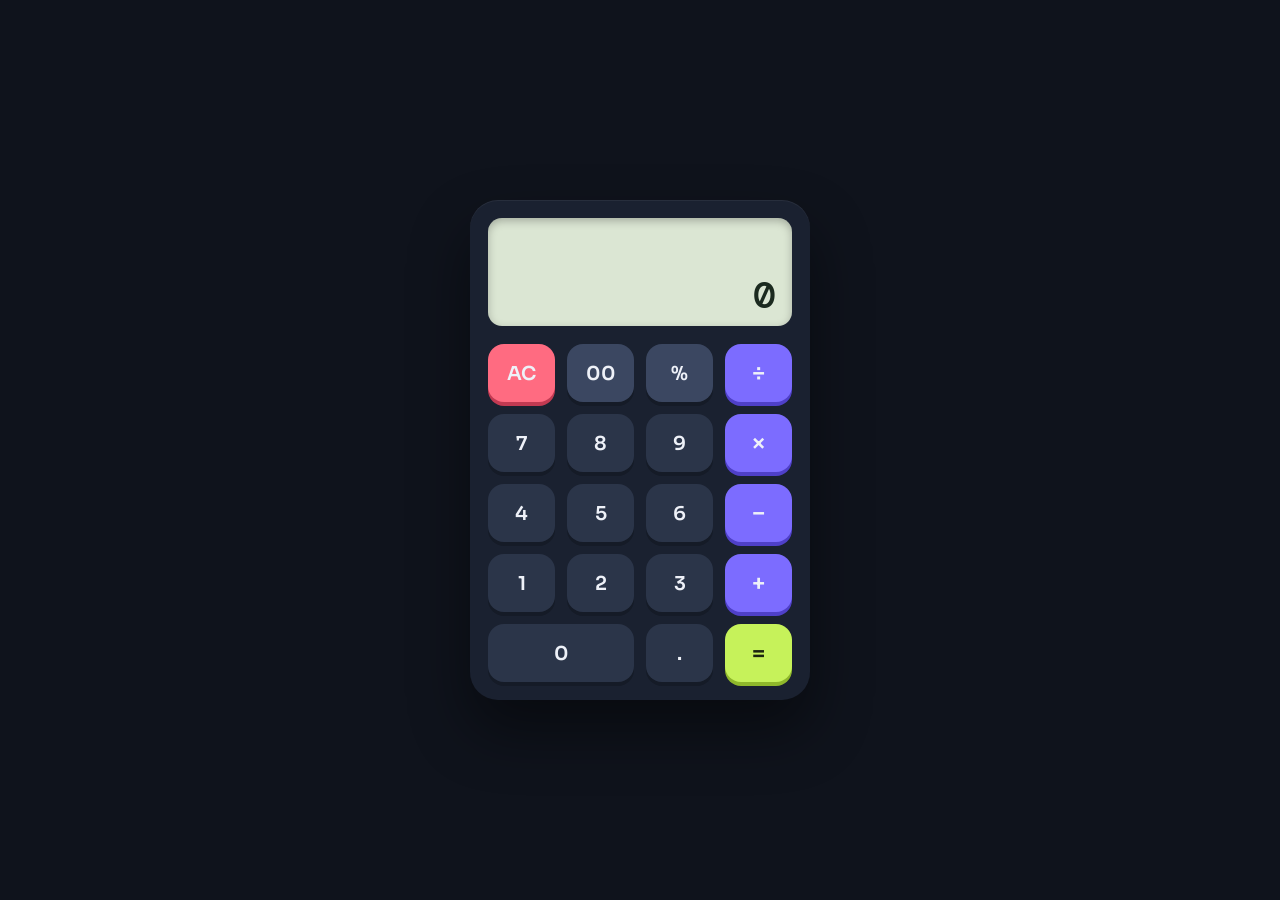
<file: Lab 3/index.html>
<!DOCTYPE html>
<html lang="en">
<head>
  <meta charset="UTF-8">
  <meta name="viewport" content="width=device-width, initial-scale=1.0">
  <title>Calculator</title>
  <link rel="preconnect" href="https://fonts.googleapis.com">
  <link rel="preconnect" href="https://fonts.gstatic.com" crossorigin>
  <link href="https://fonts.googleapis.com/css2?family=DM+Mono:wght@400;500&family=Sora:wght@500;600&display=swap" rel="stylesheet">
  <link rel="stylesheet" href="style.css">
</head>
<body>
  <main class="calculator" aria-label="Calculator">
    <div class="screen" aria-live="polite">
      <div class="expression" id="expression"></div>
      <div class="result" id="result">0</div>
    </div>

    <div class="keys" id="keys">
      <button class="key key-clear" data-action="clear">AC</button>
      <button class="key key-soft" data-digit="00">00</button>
      <button class="key key-soft" data-action="percent">%</button>
      <button class="key key-op" data-op="/">÷</button>

      <button class="key" data-digit="7">7</button>
      <button class="key" data-digit="8">8</button>
      <button class="key" data-digit="9">9</button>
      <button class="key key-op" data-op="*">×</button>

      <button class="key" data-digit="4">4</button>
      <button class="key" data-digit="5">5</button>
      <button class="key" data-digit="6">6</button>
      <button class="key key-op" data-op="-">−</button>

      <button class="key" data-digit="1">1</button>
      <button class="key" data-digit="2">2</button>
      <button class="key" data-digit="3">3</button>
      <button class="key key-op" data-op="+">+</button>

      <button class="key key-wide" data-digit="0">0</button>
      <button class="key" data-action="dot">.</button>
      <button class="key key-equals" data-action="equals">=</button>
    </div>
  </main>

  <script src="script.js"></script>
</body>
</html>
</file>
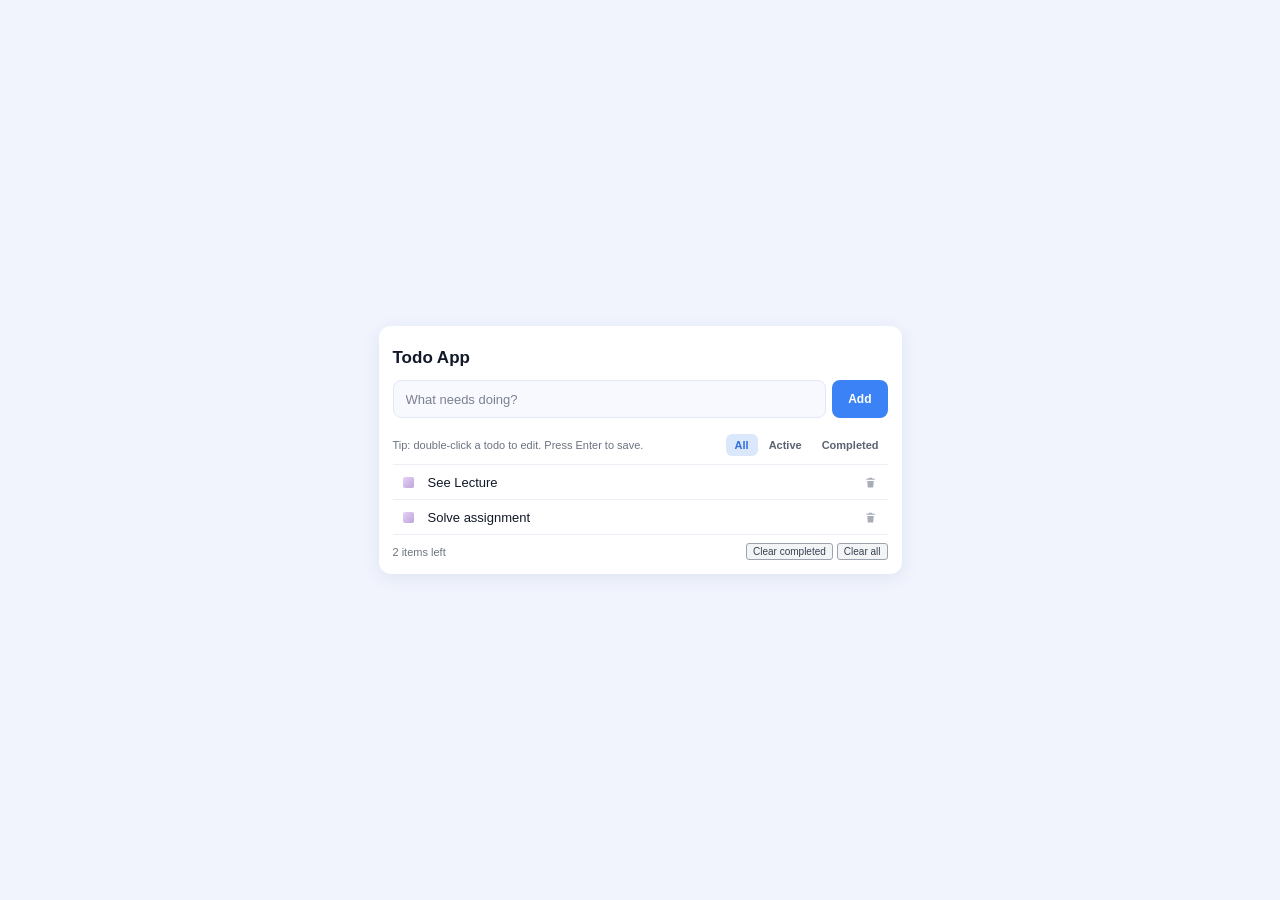
<file: Lab4_task/index.html>
<!DOCTYPE html>
<html lang="en">
<head>
<meta charset="UTF-8">
<meta name="viewport" content="width=device-width, initial-scale=1.0">
<title>Todo App</title>
<link rel="stylesheet" href="style.css">
</head>
<body>

<main class="card">
  <h1>Todo App</h1>

  <div class="add-row">
    <input id="newTodo" type="text" placeholder="What needs doing?" autocomplete="off">
    <button class="add-btn" id="addBtn">Add</button>
  </div>

  <div class="bar">
    <span>Tip: double-click a todo to edit. Press Enter to save.</span>
    <div class="filters" id="filters">
      <button data-filter="all" class="active">All</button>
      <button data-filter="active">Active</button>
      <button data-filter="completed">Completed</button>
    </div>
  </div>

  <ul id="list"></ul>

  <div class="footer">
    <span id="count"></span>
    <div class="btns">
      <button id="clearCompleted">Clear completed</button>
      <button id="clearAll">Clear all</button>
    </div>
  </div>
</main>

<script src="script.js"></script>
</body>
</html>
</file>
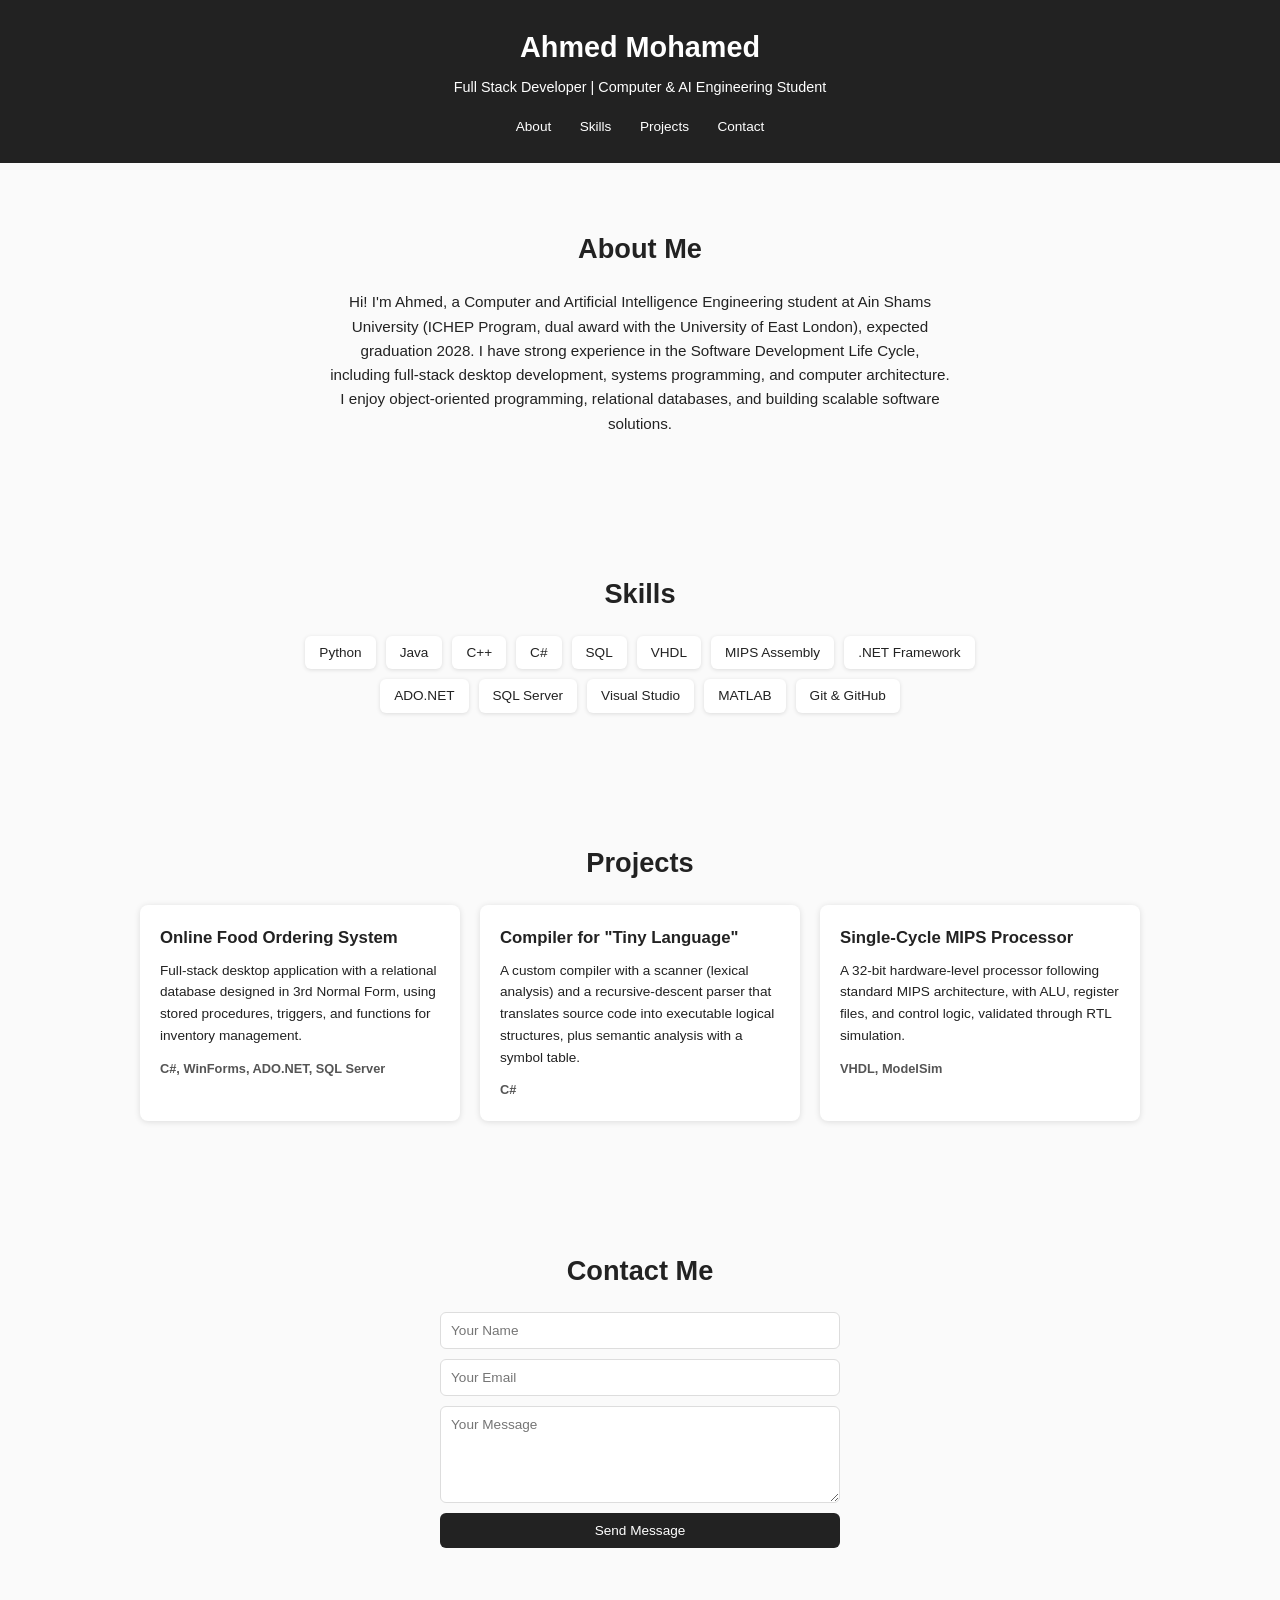
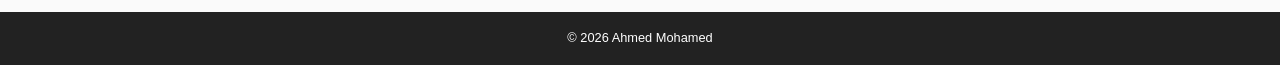
<file: Lab_2/index.html>
<!DOCTYPE html>
<html lang="en">
<head>
  <meta charset="UTF-8">
  <meta name="viewport" content="width=device-width, initial-scale=1">
  <title>Ahmed Mohamed | Full Stack Developer</title>
  <link rel="stylesheet" href="style.css">
</head>
<body>

  <header>
    <h1>Ahmed Mohamed</h1>
    <p>Full Stack Developer | Computer &amp; AI Engineering Student</p>
    <nav>
      <a href="#about">About</a>
      <a href="#skills">Skills</a>
      <a href="#projects">Projects</a>
      <a href="#contact">Contact</a>
    </nav>
  </header>

  <section id="about">
    <h2>About Me</h2>
    <p>
      Hi! I'm Ahmed, a Computer and Artificial Intelligence Engineering student at
      Ain Shams University (ICHEP Program, dual award with the University of East London),
      expected graduation 2028. I have strong experience in the Software Development Life Cycle,
      including full-stack desktop development, systems programming, and computer architecture.
      I enjoy object-oriented programming, relational databases, and building scalable
      software solutions.
    </p>
  </section>

  <section id="skills">
    <h2>Skills</h2>
    <div class="skills">
      <span>Python</span><span>Java</span><span>C++</span><span>C#</span>
      <span>SQL</span><span>VHDL</span><span>MIPS Assembly</span>
      <span>.NET Framework</span><span>ADO.NET</span><span>SQL Server</span>
      <span>Visual Studio</span><span>MATLAB</span><span>Git &amp; GitHub</span>
    </div>
  </section>

  <section id="projects">
    <h2>Projects</h2>
    <div class="cards">

      <article class="card">
        <h3>Online Food Ordering System</h3>
        <p>Full-stack desktop application with a relational database designed in 3rd Normal Form, using stored procedures, triggers, and functions for inventory management.</p>
        <p class="tech">C#, WinForms, ADO.NET, SQL Server</p>
      </article>

      <article class="card">
        <h3>Compiler for "Tiny Language"</h3>
        <p>A custom compiler with a scanner (lexical analysis) and a recursive-descent parser that translates source code into executable logical structures, plus semantic analysis with a symbol table.</p>
        <p class="tech">C#</p>
      </article>

      <article class="card">
        <h3>Single-Cycle MIPS Processor</h3>
        <p>A 32-bit hardware-level processor following standard MIPS architecture, with ALU, register files, and control logic, validated through RTL simulation.</p>
        <p class="tech">VHDL, ModelSim</p>
      </article>

    </div>
  </section>

  <section id="contact">
    <h2>Contact Me</h2>
    <form action="mailto:your-email@example.com" method="post" enctype="text/plain">
      <input type="text" name="name" placeholder="Your Name" required>
      <input type="email" name="email" placeholder="Your Email" required>
      <textarea name="message" placeholder="Your Message" rows="5" required></textarea>
      <button type="submit">Send Message</button>
    </form>
  </section>

  <footer>
    <p>&copy; 2026 Ahmed Mohamed</p>
  </footer>

</body>
</html>
</file>
<file: Lab 3/style.css>
:root {
  --page: #0f131c;
  --body: #1a2130;
  --lcd: #dbe6d3;
  --lcd-ink: #1b2a1f;
  --lcd-dim: #5d7262;
  --key: #2b3549;
  --key-edge: #151b27;
  --soft: #3b4761;
  --op: #7c6cff;
  --op-edge: #4f40c9;
  --clear: #ff6b81;
  --clear-edge: #c23a52;
  --equals: #c6f25a;
  --equals-edge: #8fb82b;
  --text: #eef1f8;
}

* { box-sizing: border-box; margin: 0; }

body {
  min-height: 100vh;
  display: grid;
  place-items: center;
  padding: 16px;
  background: var(--page);
  font-family: "Sora", system-ui, sans-serif;
  color: var(--text);
}

.calculator {
  width: min(100%, 340px);
  padding: 18px;
  background: var(--body);
  border-radius: 28px;
  box-shadow:
    0 30px 60px rgba(0, 0, 0, 0.45),
    inset 0 1px 0 rgba(255, 255, 255, 0.06);
}

/* Display */
.screen {
  height: 108px;
  padding: 12px 16px;
  margin-bottom: 18px;
  display: flex;
  flex-direction: column;
  justify-content: space-between;
  align-items: flex-end;
  background: var(--lcd);
  color: var(--lcd-ink);
  border-radius: 14px;
  box-shadow: inset 0 3px 8px rgba(0, 0, 0, 0.25);
  font-family: "DM Mono", monospace;
  overflow: hidden;
}

.expression {
  min-height: 1.2em;
  font-size: 0.85rem;
  color: var(--lcd-dim);
  white-space: nowrap;
}

.result {
  max-width: 100%;
  font-size: 2.4rem;
  font-weight: 500;
  line-height: 1;
  white-space: nowrap;
}

.result.small { font-size: 1.7rem; }
.result.tiny  { font-size: 1.25rem; }

/* Keys */
.keys {
  display: grid;
  grid-template-columns: repeat(4, 1fr);
  gap: 12px;
}

.key {
  height: 58px;
  border: 0;
  border-radius: 16px;
  background: var(--key);
  color: var(--text);
  font: 600 1.2rem "Sora", sans-serif;
  cursor: pointer;
  box-shadow: 0 4px 0 var(--key-edge);
  transition: transform 0.08s, box-shadow 0.08s;
}

.key:active {
  transform: translateY(3px);
  box-shadow: 0 1px 0 var(--key-edge);
}

.key:focus-visible {
  outline: 3px solid var(--equals);
  outline-offset: 2px;
}

.key-wide  { grid-column: span 2; }
.key-soft  { background: var(--soft); }

.key-clear {
  background: var(--clear);
  box-shadow: 0 4px 0 var(--clear-edge);
}
.key-clear:active { box-shadow: 0 1px 0 var(--clear-edge); }

.key-op {
  background: var(--op);
  box-shadow: 0 4px 0 var(--op-edge);
  font-size: 1.4rem;
}
.key-op:active { box-shadow: 0 1px 0 var(--op-edge); }

/* Operator waiting for the next number */
.key-op.active {
  background: var(--text);
  color: var(--op-edge);
}

.key-equals {
  background: var(--equals);
  color: #1c2610;
  box-shadow: 0 4px 0 var(--equals-edge);
  font-size: 1.4rem;
}
.key-equals:active { box-shadow: 0 1px 0 var(--equals-edge); }

@media (max-width: 360px) {
  .key { height: 52px; }
  .keys { gap: 10px; }
}

@media (prefers-reduced-motion: reduce) {
  .key { transition: none; }
}
</file>
<file: Lab4_task/style.css>
* { box-sizing: border-box; }

  body {
    margin: 0;
    min-height: 100vh;
    display: flex;
    align-items: center;
    justify-content: center;
    background: #f1f4fd;
    font-family: -apple-system, BlinkMacSystemFont, "Segoe UI", Roboto, Helvetica, Arial, sans-serif;
    color: #111827;
  }

  .card {
    width: 100%;
    max-width: 523px;
    margin: 16px;
    padding: 22px 14px 14px;
    background: #fff;
    border-radius: 12px;
    box-shadow: 0 4px 18px rgba(30, 50, 120, 0.08);
  }

  h1 {
    margin: 0 0 12px;
    padding: 0 0 0 0;
    font-size: 17px;
    font-weight: 700;
  }

  .add-row { display: flex; gap: 6px; }

  .add-row input {
    flex: 1;
    height: 38px;
    padding: 0 12px;
    font-size: 13px;
    color: #111827;
    background: #f7f9ff;
    border: 1px solid #e3e8f5;
    border-radius: 8px;
    outline: none;
  }
  .add-row input:focus { border-color: #3b82f6; background: #fff; }
  .add-row input::placeholder { color: #7b8190; }

  .add-btn {
    width: 38px;
    min-width: 38px;
    width: 38px;
    padding: 0 16px;
    width: auto;
    height: 38px;
    font-size: 12px;
    font-weight: 700;
    color: #fff;
    background: #3b82f6;
    border: 0;
    border-radius: 8px;
    cursor: pointer;
  }
  .add-btn:hover { background: #2f74e8; }

  .bar {
    display: flex;
    align-items: center;
    justify-content: space-between;
    margin: 16px 0 8px;
    font-size: 11px;
    color: #6b7280;
  }

  .filters { display: flex; gap: 2px; }
  .filters button {
    padding: 5px 9px;
    font-size: 11px;
    font-weight: 700;
    color: #5b6372;
    background: transparent;
    border: 0;
    border-radius: 6px;
    cursor: pointer;
  }
  .filters button.active { color: #2f6fdc; background: #dbe8fb; }
  .filters button:hover:not(.active) { background: #f0f3fa; }

  ul { list-style: none; margin: 0; padding: 0; border-top: 1px solid #eceff6; }

  li {
    display: flex;
    align-items: center;
    gap: 14px;
    padding: 0 6px 0 10px;
    height: 35px;
    border-bottom: 1px solid #eceff6;
    font-size: 13px;
  }

  li input[type="checkbox"] {
    appearance: none;
    -webkit-appearance: none;
    flex: none;
    width: 11px;
    height: 11px;
    margin: 0;
    border-radius: 2px;
    background: linear-gradient(135deg, #e3d4f4, #bfa3dc);
    cursor: pointer;
  }
  li input[type="checkbox"]:checked {
    background: #7c4dbb;
    box-shadow: inset 0 0 0 2px #e9dcf7;
  }

  li .text { flex: 1; cursor: text; user-select: none; }
  li.done .text { text-decoration: line-through; color: #9aa0ad; }

  li .edit {
    flex: 1;
    height: 26px;
    padding: 0 6px;
    font: inherit;
    border: 1px solid #3b82f6;
    border-radius: 6px;
    outline: none;
  }

  .del {
    display: grid;
    place-items: center;
    width: 22px;
    height: 22px;
    padding: 0;
    color: #a9adb8;
    background: transparent;
    border: 0;
    border-radius: 4px;
    cursor: pointer;
  }
  .del:hover { color: #e5484d; background: #fdecec; }
  .del svg { width: 13px; height: 13px; fill: currentColor; }

  .empty {
    padding: 14px 10px;
    font-size: 12px;
    color: #8b92a1;
    border-bottom: 1px solid #eceff6;
  }

  .footer {
    display: flex;
    align-items: center;
    justify-content: space-between;
    margin-top: 8px;
    font-size: 11px;
    color: #6b7280;
  }
  .footer .btns { display: flex; gap: 4px; }
  .footer button {
    padding: 2px 6px;
    font-size: 10px;
    color: #374151;
    background: #f3f4f6;
    border: 1px solid #9ca3af;
    border-radius: 3px;
    cursor: pointer;
  }
  .footer button:hover { background: #e5e7eb; }

  :focus-visible { outline: 2px solid #3b82f6; outline-offset: 2px; }
</file>
<file: Lab_2/style.css>
* {
  margin: 0;
  padding: 0;
  box-sizing: border-box;
}

html {
  scroll-behavior: smooth;
}

body {
  font-family: Arial, Helvetica, sans-serif;
  background: #fafafa;
  color: #222;
  line-height: 1.6;
}

header {
  background: #222;
  color: #fff;
  text-align: center;
  padding: 24px 16px;
}

header h1 {
  font-size: 1.8rem;
}

header p {
  font-size: 0.9rem;
  margin: 6px 0 14px;
}

nav a {
  color: #fff;
  text-decoration: none;
  font-size: 0.85rem;
  margin: 0 12px;
}

nav a:hover,
nav a:focus-visible {
  text-decoration: underline;
}

section {
  padding: 64px 16px;
  text-align: center;
}

section h2 {
  font-size: 1.7rem;
  margin-bottom: 20px;
}

#about p {
  max-width: 620px;
  margin: 0 auto 8px;
  font-size: 0.95rem;
}

form {
  max-width: 400px;
  margin: 0 auto;
  display: flex;
  flex-direction: column;
  gap: 10px;
}

form input,
form textarea {
  width: 100%;
  padding: 10px;
  font-size: 0.85rem;
  font-family: inherit;
  border: 1px solid #ddd;
  border-radius: 6px;
  background: #fff;
  resize: vertical;
}

form input:focus,
form textarea:focus {
  outline: 2px solid #222;
  outline-offset: 1px;
}

form button {
  padding: 10px;
  font-size: 0.85rem;
  background: #222;
  color: #fff;
  border: none;
  border-radius: 6px;
  cursor: pointer;
}

form button:hover {
  background: #444;
}

.skills {
  max-width: 700px;
  margin: 0 auto;
  display: flex;
  flex-wrap: wrap;
  gap: 10px;
  justify-content: center;
}

.skills span {
  background: #fff;
  border-radius: 6px;
  box-shadow: 0 1px 4px rgba(0, 0, 0, 0.12);
  padding: 6px 14px;
  font-size: 0.85rem;
}

.cards {
  max-width: 1000px;
  margin: 0 auto;
  display: grid;
  grid-template-columns: repeat(auto-fit, minmax(260px, 1fr));
  gap: 20px;
}

.card {
  background: #fff;
  border-radius: 8px;
  box-shadow: 0 1px 6px rgba(0, 0, 0, 0.12);
  padding: 20px;
  text-align: left;
}

.card h3 {
  font-size: 1.05rem;
  margin-bottom: 8px;
}

.card p {
  font-size: 0.85rem;
}

.card .tech {
  margin-top: 12px;
  font-weight: bold;
  font-size: 0.8rem;
  color: #555;
}

footer {
  background: #222;
  color: #fff;
  text-align: center;
  padding: 16px;
  font-size: 0.8rem;
}

@media (max-width: 600px) {
  section {
    padding: 44px 16px;
  }
}
</file>
